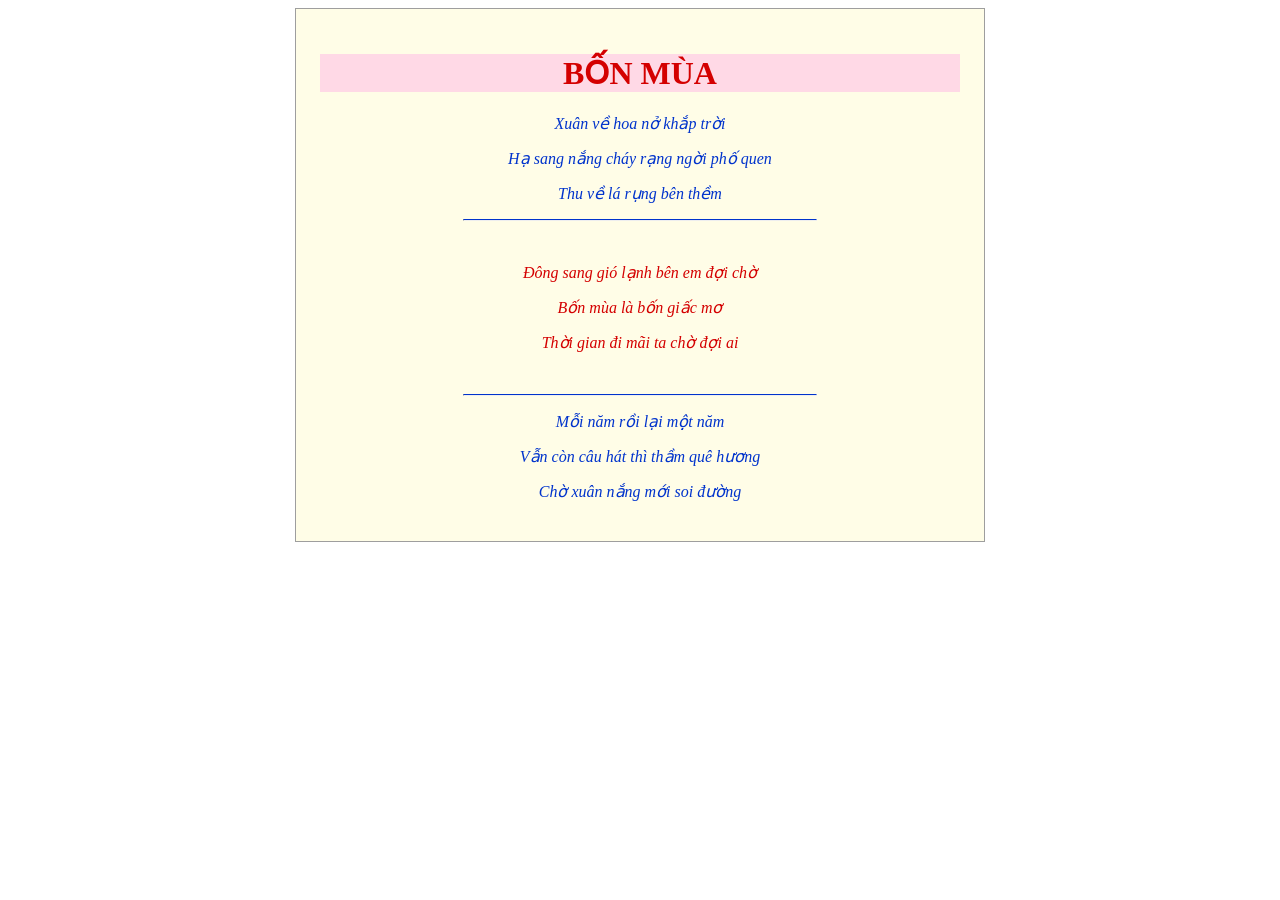
<file: ex01/index.html>
<!DOCTYPE html>
<html lang="en">

<head>
    <meta charset="UTF-8">
    <meta name="viewport" content="width=device-width, initial-scale=1.0">
    <title>Document</title>
    <link rel = "stylesheet" href ="css/style.css"> 
</head>

<body>
    <div class="article">
        <h1 id="header">BỐN MÙA</h1>
        <div class="blue_paragrahps">
            <p>Xuân về hoa nở khắp trời</p>
            <p>Hạ sang nắng cháy rạng ngời phố quen</p>
            <p>Thu về lá rụng bên thềm</p>
        </div>
        <hr>
        <div class="red_paragrahps">
            <br>
                <p>Đông sang gió lạnh bên em đợi chờ</p>
                <p>Bốn mùa là bốn giấc mơ</p>
                <p>Thời gian đi mãi ta chờ đợi ai</p>
            </br>
        </div>
        <hr>
        <div class="blue_paragrahps">
            <p>Mỗi năm rồi lại một năm</p>
            <p>Vẫn còn câu hát thì thầm quê hương</p>
            <p>Chờ xuân nắng mới soi đường</p>
        </div>
    </div>
</body>



</html>
</file>
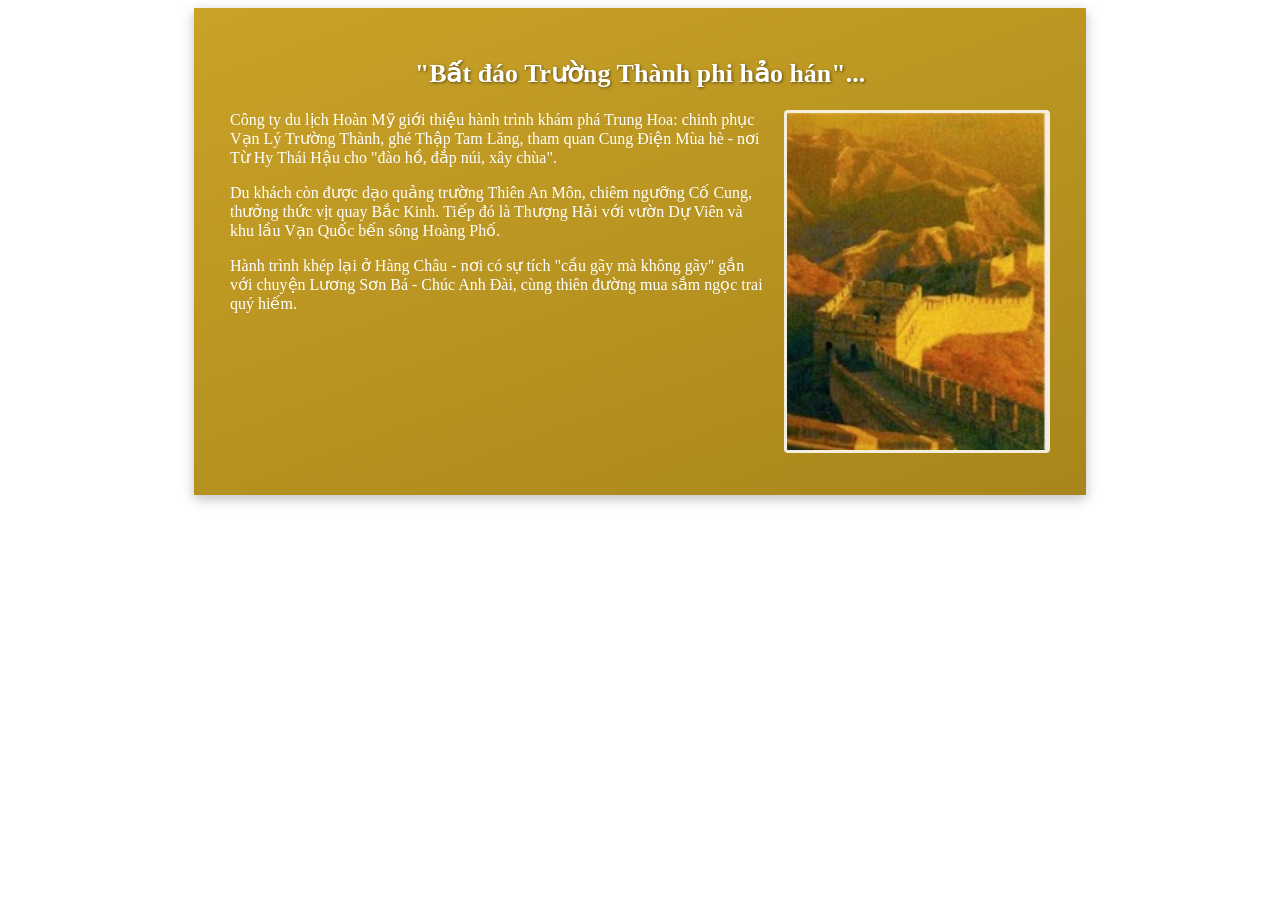
<file: ex02/index.html>
<!DOCTYPE html>
<html lang="vi">

<head>
    <meta charset="UTF-8">
    <meta name="viewport" content="width=device-width, initial-scale=1.0">
    <title>Document</title>
    <link rel="stylesheet" href="css/style.css">
</head>

<body>
    <article class="banner">
        
        <h1>"Bất đáo Trường Thành phi hảo hán"...</h1>
        <img class="anh-noi" src="images/great_wall.jpg" alt="Vạn Lý Trường Thành">
        <p>Công ty du lịch Hoàn Mỹ giới thiệu hành trình khám phá Trung Hoa: chinh
            phục Vạn Lý Trường Thành, ghé Thập Tam Lăng, tham quan Cung Điện
            Mùa hè - nơi Từ Hy Thái Hậu cho "đào hồ, đắp núi, xây chùa".
        </p>
        <p>Du khách còn được dạo quảng trường Thiên An Môn, chiêm ngưỡng Cố Cung,
            thưởng thức vịt quay Bắc Kinh. Tiếp đó là Thượng Hải với vườn Dự Viên và
            khu lầu Vạn Quốc bến sông Hoàng Phố.
        </p>
        <p>Hành trình khép lại ở Hàng Châu - nơi có sự tích "cầu gãy mà không gãy"
            gắn với chuyện Lương Sơn Bá - Chúc Anh Đài, cùng thiên đường mua sắm
            ngọc trai quý hiếm.
        </p>
    </article>
</body>

</html>
</file>
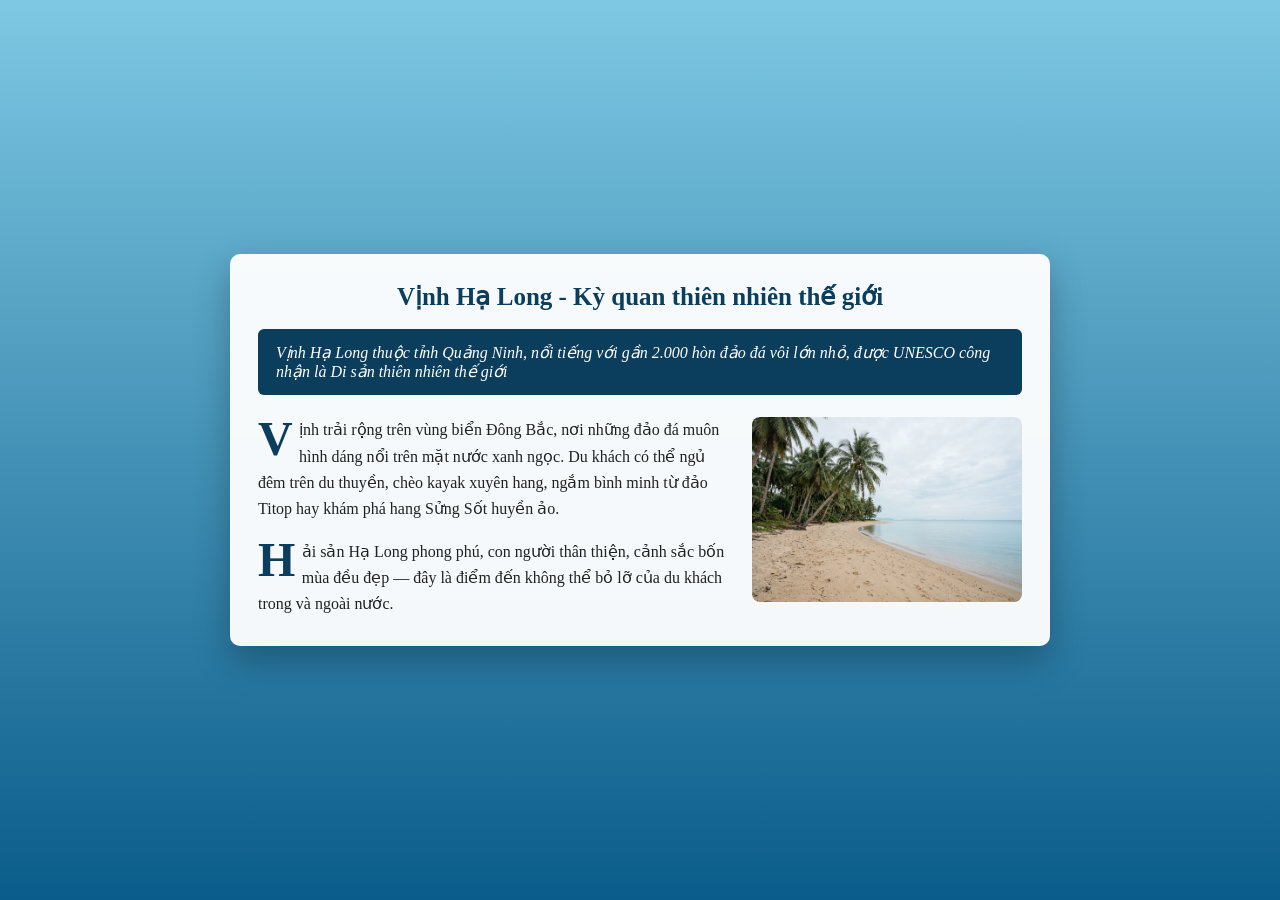
<file: ex03/index.html>
<!DOCTYPE html>
<html lang="en">
<head>
    <meta charset="UTF-8">
    <meta name="viewport" content="width=device-width, initial-scale=1.0">
    <title>Vịnh Hạ Long – Kỳ quan thiên nhiên thế giới</title>
    <link rel="stylesheet" href="css/style.css">
</head>
<body>
    <article class="bai-viet">
        <h1 class="tieu-de">Vịnh Hạ Long - Kỳ quan thiên nhiên thế giới</h1>

        <p class="sapo">
            Vịnh Hạ Long thuộc tỉnh Quảng Ninh, nổi tiếng với gần 2.000
            hòn đảo đá vôi lớn nhỏ, được UNESCO công nhận là Di sản thiên nhiên thế giới
        </p>

        <div class="noi-dung">
            <div class="van-ban">
                <p class="than-bai">
                    Vịnh trải rộng trên vùng biển Đông Bắc, nơi những đảo đá muôn hình dáng nổi trên
                    mặt nước xanh ngọc. Du khách có thể ngủ đêm trên du thuyền, chèo kayak xuyên hang,
                    ngắm bình minh từ đảo Titop hay khám phá hang Sửng Sốt huyền ảo.
                </p>

                <p class="than-bai">
                    Hải sản Hạ Long phong phú, con người thân thiện, cảnh sắc bốn mùa đều đẹp — đây
                    là điểm đến không thể bỏ lỡ của du khách trong và ngoài nước.
                </p>
            </div>

            <img class="anh-minh-hoa" src="images/vinh-ha-long.jpg" alt="Bãi biển và hàng dừa ven biển">
        </div>
    </article>
</body>
</html>
</file>
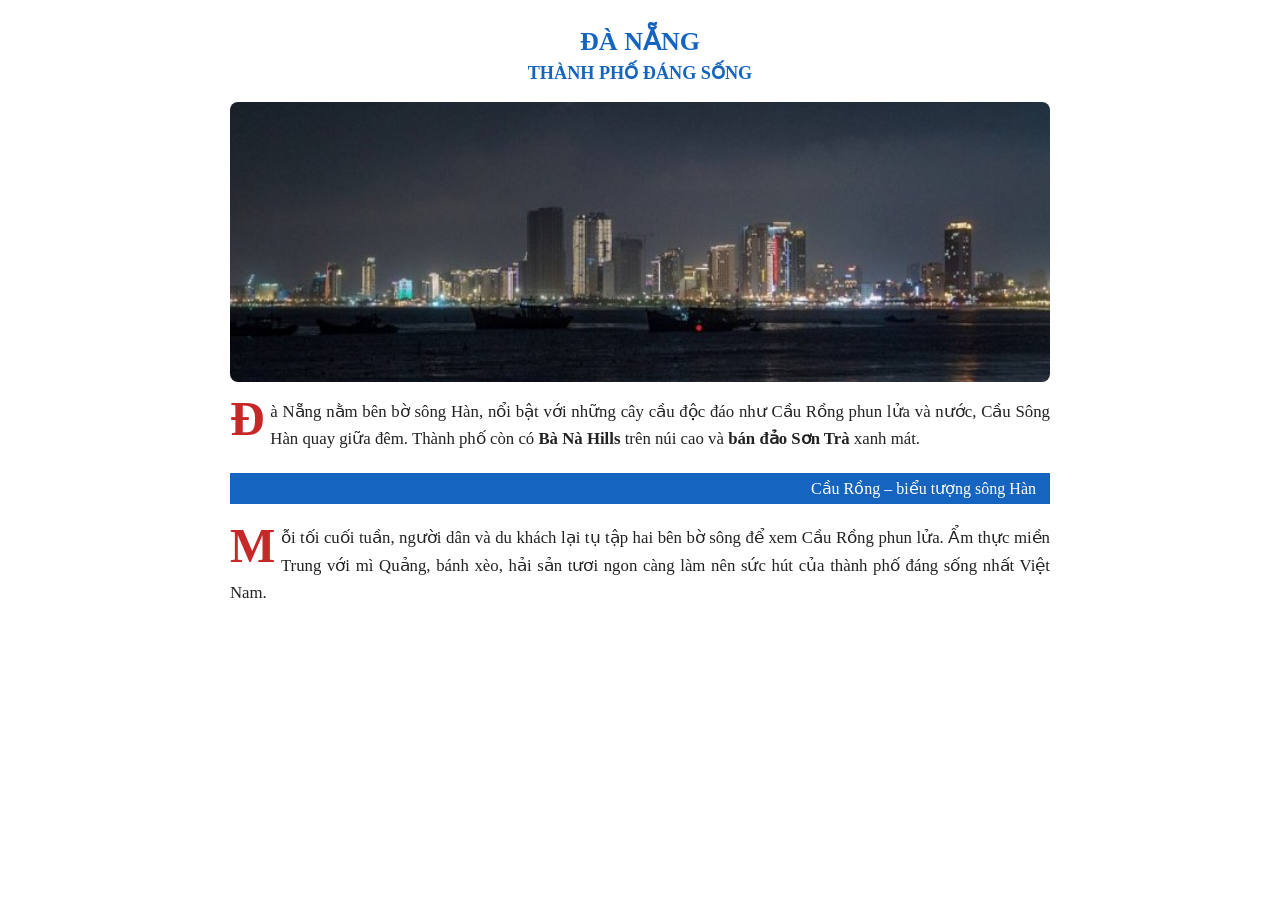
<file: ex04/index.html>
<!DOCTYPE html>
<html lang="vi">
<head>
    <meta charset="UTF-8">
    <meta name="viewport" content="width=device-width, initial-scale=1.0">
    <title>Đà Nẵng – Thành phố đáng sống</title>
    <link rel="stylesheet" href="css/style.css">
</head>
<body>
    <main class="container">
        <article class="article">
            <header class="article-header">
                <h1>Đà Nẵng <span>Thành phố đáng sống</span></h1>
            </header>

            <img src="images/da-nang.jpg" alt="Toàn cảnh thành phố Đà Nẵng về đêm bên bờ sông Hàn" class="banner-image">

            <p>Đà Nẵng nằm bên bờ sông Hàn, nổi bật với những cây cầu độc đáo như Cầu Rồng phun lửa và nước, Cầu Sông Hàn quay giữa đêm. Thành phố còn có <strong>Bà Nà Hills</strong> trên núi cao và <strong>bán đảo Sơn Trà</strong> xanh mát.</p>

            <h2 class="sub-heading">Cầu Rồng – biểu tượng sông Hàn</h2>

            <p>Mỗi tối cuối tuần, người dân và du khách lại tụ tập hai bên bờ sông để xem Cầu Rồng phun lửa. Ẩm thực miền Trung với mì Quảng, bánh xèo, hải sản tươi ngon càng làm nên sức hút của thành phố đáng sống nhất Việt Nam.</p>
        </article>
    </main>
</body>
</html>
</file>
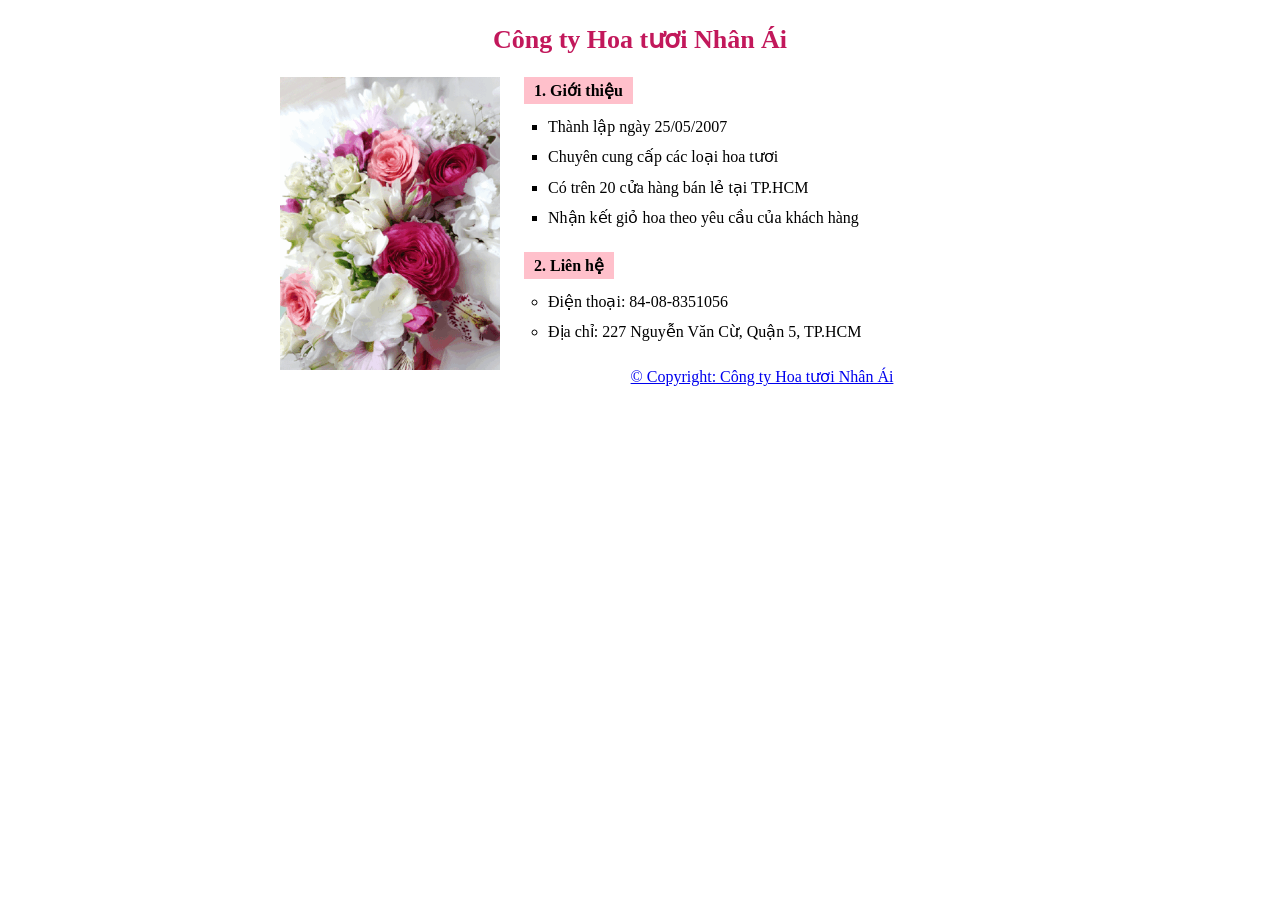
<file: ex05/index.html>
<!DOCTYPE html>
<html lang="vi">
<head>
    <meta charset="UTF-8">
    <meta name="viewport" content="width=device-width, initial-scale=1.0">
    <link rel="stylesheet" href="css/style.css">
    <title>Công ty Hoa tươi Nhân Ái</title>
</head>
<body>
    <main class="container">
        <h1>Công ty Hoa tươi Nhân Ái</h1>

        <div class="bo-cuc-2-cot">
            <div class="cot-trai">
                <img src="images/Rose.gif" alt="Hoa hồng Công ty Hoa tươi Nhân Ái" class="anh-hoa">
            </div>

            <div class="cot-phai">
                <h2 class="nhan-muc">1. Giới thiệu</h2>
                <ul class="ds-vuong">
                    <li>Thành lập ngày 25/05/2007</li>
                    <li>Chuyên cung cấp các loại hoa tươi</li>
                    <li>Có trên 20 cửa hàng bán lẻ tại TP.HCM</li>
                    <li>Nhận kết giỏ hoa theo yêu cầu của khách hàng</li>
                </ul>

                <h2 class="nhan-muc">2. Liên hệ</h2>
                <ul class="ds-tron">
                    <li>Điện thoại: 84-08-8351056</li>
                    <li>Địa chỉ: 227 Nguyễn Văn Cừ, Quận 5, TP.HCM</li>
                </ul>

                <p class="ban-quyen">&copy; Copyright: Công ty Hoa tươi Nhân Ái</p>
            </div>
        </div>
    </main>
</body>
</html>
</file>
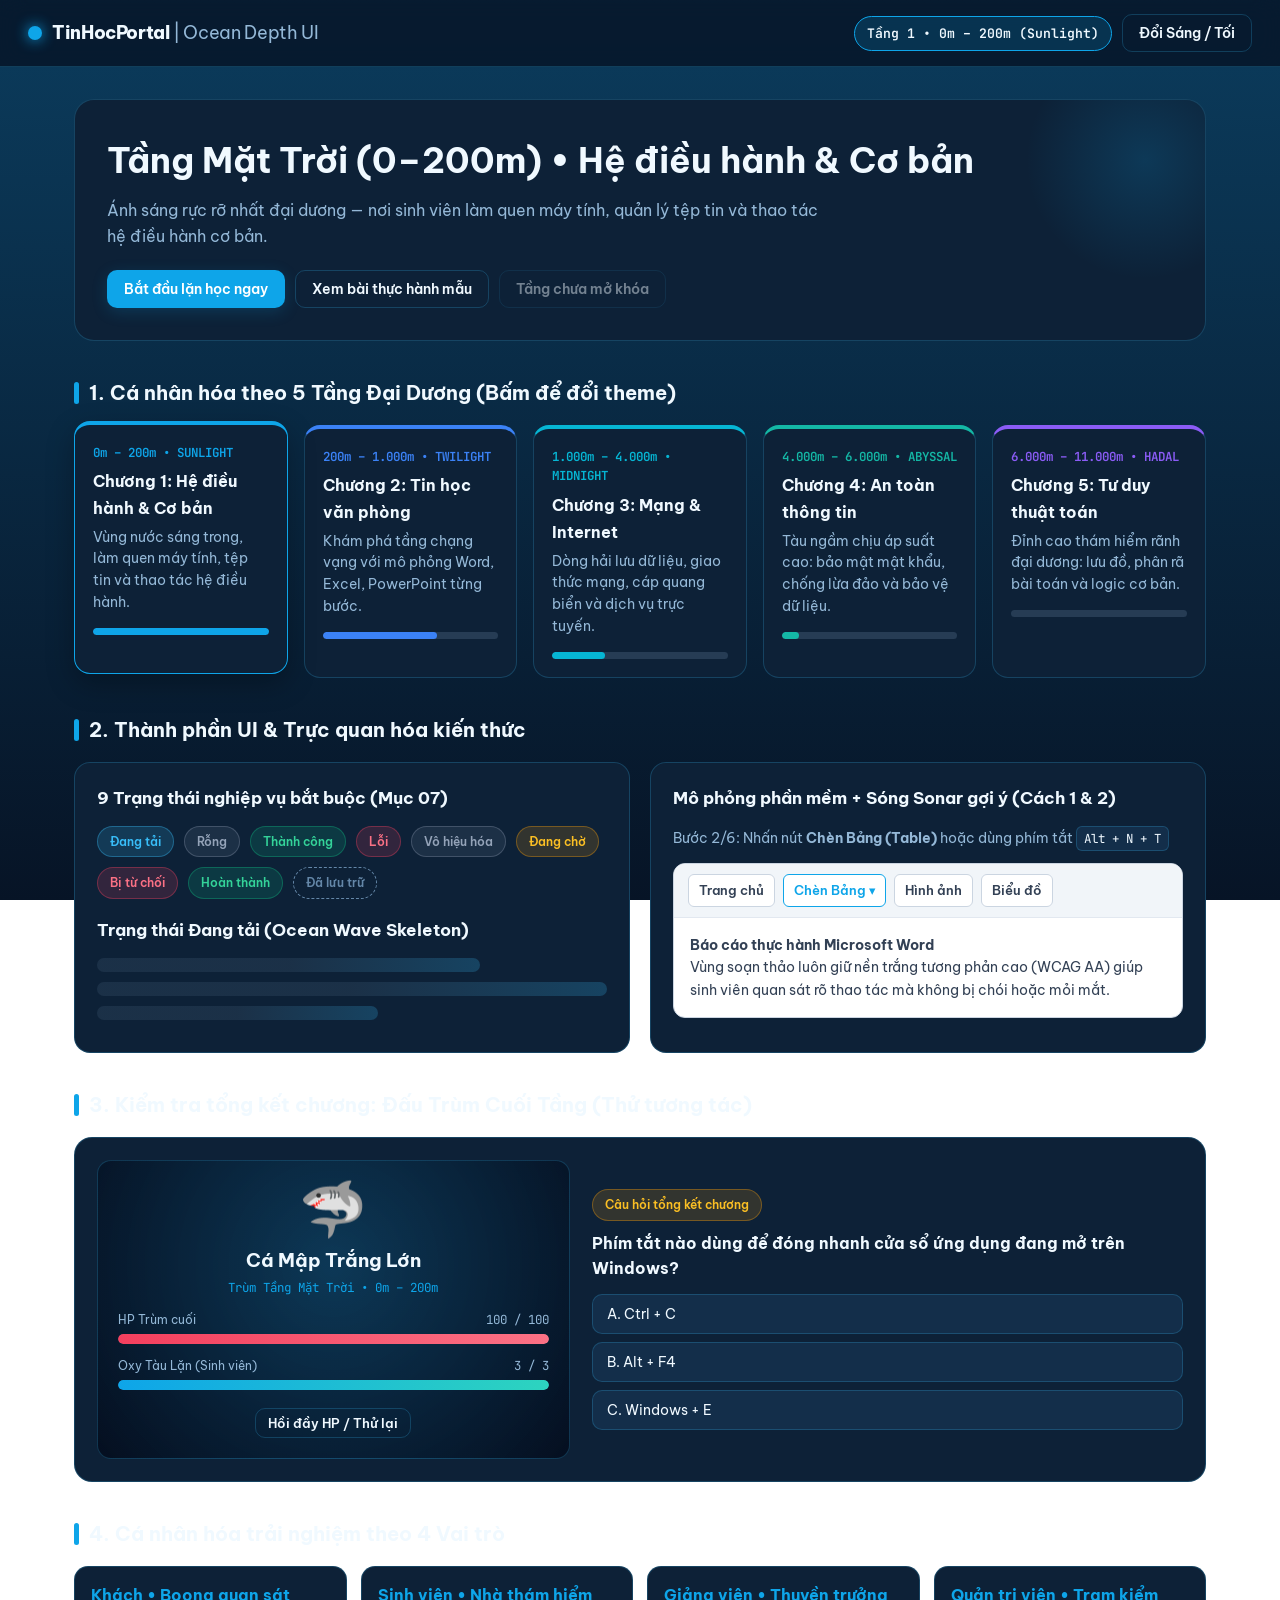
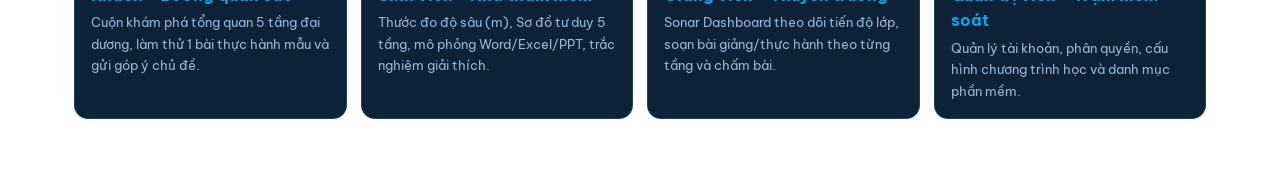
<file: Bai_tap_lon/design/ocean-preview.html>
<!DOCTYPE html>
<html lang="vi">
<head>
  <meta charset="UTF-8" />
  <meta name="viewport" content="width=device-width, initial-scale=1.0" />
  <title>TinHocPortal – Ocean Depth Design System Preview</title>
  <link rel="preconnect" href="https://fonts.googleapis.com" />
  <link rel="preconnect" href="https://fonts.gstatic.com" crossorigin />
  <link href="https://fonts.googleapis.com/css2?family=Be+Vietnam+Pro:wght@400;500;600;700;800&family=JetBrains+Mono:wght@500;600&display=swap" rel="stylesheet" />
  <style>
    :root {
      --bg-abyss: #020817;
      --bg-deep: #071426;
      --bg-surface: #0d2137;
      --bg-surface-2: #132e4a;
      --border-ocean: rgba(56, 189, 248, 0.22);
      --text-primary: #f0f9ff;
      --text-secondary: #94b8d7;
      --text-muted: #6487a8;

      /* Active zone theme (dynamic via JS) */
      --accent: #0ea5e9;
      --accent-soft: rgba(14, 165, 233, 0.16);
      --zone-bg: linear-gradient(180deg, #0b3c5d 0%, #071426 100%);

      /* 5 Ocean Zones */
      --zone-1: #0ea5e9;
      --zone-2: #3b82f6;
      --zone-3: #06b6d4;
      --zone-4: #14b8a6;
      --zone-5: #8b5cf6;

      /* Status colors */
      --success: #10b981;
      --warning: #f59e0b;
      --danger: #f43f5e;
      --disabled: #475569;
    }

    body.light-mode {
      --bg-abyss: #e0f2fe;
      --bg-deep: #f0f9ff;
      --bg-surface: #ffffff;
      --bg-surface-2: #e6f4fe;
      --border-ocean: rgba(2, 132, 199, 0.2);
      --text-primary: #0c2d48;
      --text-secondary: #335c81;
      --text-muted: #64748b;
      --zone-bg: linear-gradient(180deg, #bae6fd 0%, #f0f9ff 100%);
    }

    * { box-sizing: border-box; margin: 0; padding: 0; }

    body {
      font-family: 'Be Vietnam Pro', system-ui, sans-serif;
      background: var(--zone-bg);
      background-attachment: fixed;
      color: var(--text-primary);
      line-height: 1.6;
      min-height: 100vh;
      transition: background 0.4s ease, color 0.3s ease;
    }

    .mono { font-family: 'JetBrains Mono', monospace; }

    /* Top Navigation */
    .topbar {
      position: sticky;
      top: 0;
      z-index: 50;
      display: flex;
      justify-content: space-between;
      align-items: center;
      gap: 16px;
      padding: 14px 28px;
      background: rgba(7, 20, 38, 0.82);
      backdrop-filter: blur(12px);
      border-bottom: 1px solid var(--border-ocean);
    }
    body.light-mode .topbar { background: rgba(255, 255, 255, 0.86); }

    .brand {
      display: flex;
      align-items: center;
      gap: 10px;
      font-weight: 800;
      font-size: 1.15rem;
      letter-spacing: -0.02em;
    }
    .brand-dot {
      width: 14px;
      height: 14px;
      border-radius: 50%;
      background: var(--accent);
      box-shadow: 0 0 14px var(--accent);
    }

    .top-actions { display: flex; align-items: center; gap: 10px; flex-wrap: wrap; }

    .depth-pill {
      padding: 6px 12px;
      border-radius: 999px;
      background: var(--accent-soft);
      border: 1px solid var(--accent);
      color: var(--text-primary);
      font-size: 0.82rem;
      font-weight: 600;
    }

    .btn {
      display: inline-flex;
      align-items: center;
      gap: 8px;
      padding: 9px 16px;
      border-radius: 10px;
      border: 1px solid transparent;
      font-family: inherit;
      font-size: 0.9rem;
      font-weight: 600;
      cursor: pointer;
      transition: transform 0.15s ease, box-shadow 0.2s ease, opacity 0.2s ease;
    }
    .btn:hover:not(:disabled) { transform: translateY(-1px); }
    .btn-primary {
      background: var(--accent);
      color: #ffffff;
      box-shadow: 0 4px 16px var(--accent-soft);
    }
    .btn-outline {
      background: transparent;
      border-color: var(--border-ocean);
      color: var(--text-primary);
    }
    .btn-danger { background: var(--danger); color: #fff; }
    .btn:disabled { opacity: 0.45; cursor: not-allowed; }

    /* Main container */
    .container {
      max-width: 1180px;
      margin: 0 auto;
      padding: 32px 24px 64px;
    }

    .hero {
      padding: 32px;
      border-radius: 20px;
      background: var(--bg-surface);
      border: 1px solid var(--border-ocean);
      margin-bottom: 32px;
      position: relative;
      overflow: hidden;
    }
    .hero::after {
      content: "";
      position: absolute;
      right: -60px;
      top: -60px;
      width: 240px;
      height: 240px;
      border-radius: 50%;
      background: radial-gradient(circle, var(--accent-soft) 0%, transparent 70%);
      pointer-events: none;
    }
    .hero h1 { font-size: clamp(1.5rem, 3vw, 2.2rem); margin-bottom: 10px; }
    .hero p { color: var(--text-secondary); max-width: 720px; margin-bottom: 20px; }

    .section-title {
      font-size: 1.25rem;
      font-weight: 700;
      margin: 36px 0 16px;
      display: flex;
      align-items: center;
      gap: 10px;
    }
    .section-title span.bar {
      width: 5px;
      height: 22px;
      border-radius: 99px;
      background: var(--accent);
    }

    /* 5 Ocean Zones Interactive Map */
    .zones-grid {
      display: grid;
      grid-template-columns: repeat(auto-fit, minmax(210px, 1fr));
      gap: 16px;
    }
    .zone-card {
      background: var(--bg-surface);
      border: 1px solid var(--border-ocean);
      border-top: 4px solid var(--card-accent);
      border-radius: 16px;
      padding: 18px;
      cursor: pointer;
      transition: transform 0.2s ease, box-shadow 0.2s ease, border-color 0.2s ease;
    }
    .zone-card:hover, .zone-card.active {
      transform: translateY(-4px);
      box-shadow: 0 10px 28px rgba(0, 0, 0, 0.28);
      border-color: var(--card-accent);
    }
    .zone-depth {
      font-size: 0.78rem;
      font-weight: 600;
      color: var(--card-accent);
      margin-bottom: 6px;
    }
    .zone-card h3 { font-size: 1.02rem; margin-bottom: 6px; }
    .zone-card p { font-size: 0.85rem; color: var(--text-secondary); margin-bottom: 14px; }
    .progress-track {
      height: 7px;
      border-radius: 99px;
      background: rgba(148, 184, 215, 0.18);
      overflow: hidden;
    }
    .progress-fill {
      height: 100%;
      border-radius: 99px;
      background: var(--card-accent);
    }

    /* Two column layout for components & preview */
    .grid-2 {
      display: grid;
      grid-template-columns: repeat(auto-fit, minmax(320px, 1fr));
      gap: 20px;
    }

    .panel {
      background: var(--bg-surface);
      border: 1px solid var(--border-ocean);
      border-radius: 16px;
      padding: 22px;
    }
    .panel h3 { font-size: 1.05rem; margin-bottom: 14px; }

    /* Badges for 9 required states */
    .badge-list { display: flex; flex-wrap: wrap; gap: 10px; margin-bottom: 18px; }
    .badge {
      padding: 5px 12px;
      border-radius: 999px;
      font-size: 0.78rem;
      font-weight: 600;
      border: 1px solid transparent;
    }
    .b-success { background: rgba(16, 185, 129, 0.16); color: #34d399; border-color: rgba(16, 185, 129, 0.35); }
    .b-warning { background: rgba(245, 158, 11, 0.16); color: #fbbf24; border-color: rgba(245, 158, 11, 0.35); }
    .b-danger  { background: rgba(244, 63, 94, 0.16);  color: #fb7185; border-color: rgba(244, 63, 94, 0.35); }
    .b-info    { background: rgba(56, 189, 248, 0.16); color: #38bdf8; border-color: rgba(56, 189, 248, 0.35); }
    .b-muted   { background: rgba(100, 116, 139, 0.18); color: #94a3b8; border-color: rgba(148, 163, 184, 0.3); }
    .b-archive { background: transparent; color: var(--text-muted); border: 1px dashed var(--text-muted); }

    body.light-mode .b-success { color: #047857; }
    body.light-mode .b-warning { color: #b45309; }
    body.light-mode .b-danger  { color: #be123c; }
    body.light-mode .b-info    { color: #0369a1; }

    /* Sonar Pulse Mockup (Teaching Method 1 & 2) */
    .word-mockup {
      background: #ffffff;
      color: #0f172a;
      border-radius: 12px;
      overflow: hidden;
      border: 1px solid #cbd5e1;
    }
    .word-ribbon {
      background: #f1f5f9;
      padding: 10px 14px;
      display: flex;
      gap: 8px;
      align-items: center;
      border-bottom: 1px solid #e2e8f0;
      flex-wrap: wrap;
    }
    .ribbon-btn {
      position: relative;
      padding: 5px 10px;
      border-radius: 6px;
      border: 1px solid #cbd5e1;
      background: #fff;
      font-size: 0.8rem;
      font-weight: 600;
      color: #334155;
    }
    .ribbon-btn.sonar-target {
      border-color: var(--accent);
      color: var(--accent);
      box-shadow: 0 0 0 0 var(--accent);
      animation: sonarPulse 1.8s infinite;
    }
    @keyframes sonarPulse {
      0% { box-shadow: 0 0 0 0 rgba(14, 165, 233, 0.55); }
      70% { box-shadow: 0 0 0 12px rgba(14, 165, 233, 0); }
      100% { box-shadow: 0 0 0 0 rgba(14, 165, 233, 0); }
    }
    .word-doc {
      padding: 16px;
      font-size: 0.88rem;
      color: #334155;
    }
    .kbd {
      display: inline-block;
      padding: 2px 7px;
      border-radius: 6px;
      background: var(--bg-surface-2);
      border: 1px solid var(--border-ocean);
      color: var(--text-primary);
      font-size: 0.78rem;
    }

    /* Loading skeleton */
    .skeleton {
      height: 14px;
      border-radius: 8px;
      background: linear-gradient(90deg, rgba(148,184,215,0.1) 25%, rgba(56,189,248,0.22) 50%, rgba(148,184,215,0.1) 75%);
      background-size: 200% 100%;
      animation: wave 1.6s infinite linear;
      margin-bottom: 10px;
    }
    @keyframes wave {
      0% { background-position: 200% 0; }
      100% { background-position: -200% 0; }
    }

    /* Roles strip */
    .roles-grid {
      display: grid;
      grid-template-columns: repeat(auto-fit, minmax(230px, 1fr));
      gap: 14px;
    }
    .role-card {
      background: var(--bg-surface);
      border: 1px solid var(--border-ocean);
      border-radius: 14px;
      padding: 16px;
    }
    .role-card strong { display: block; margin-bottom: 4px; color: var(--accent); }
    .role-card p { font-size: 0.84rem; color: var(--text-secondary); }

    /* Boss Battle Preview */
    .boss-arena {
      background: var(--bg-surface);
      border: 1px solid var(--border-ocean);
      border-radius: 18px;
      padding: 22px;
      display: grid;
      grid-template-columns: 1fr 1.25fr;
      gap: 22px;
      align-items: center;
    }
    @media (max-width: 780px) {
      .boss-arena { grid-template-columns: 1fr; }
    }
    .boss-stage {
      background: radial-gradient(circle at 50% 35%, var(--accent-soft), rgba(2, 8, 23, 0.72));
      border: 1px solid var(--border-ocean);
      border-radius: 14px;
      padding: 20px;
      text-align: center;
    }
    .boss-avatar {
      font-size: 3.4rem;
      line-height: 1;
      margin-bottom: 10px;
      display: inline-block;
      transition: transform 0.2s ease;
    }
    .boss-avatar.hit { animation: bossShake 0.35s ease; }
    @keyframes bossShake {
      0%, 100% { transform: translateX(0); }
      25% { transform: translateX(-8px) rotate(-4deg); }
      75% { transform: translateX(8px) rotate(4deg); }
    }
    .hp-bar-wrap { margin: 12px 0 6px; text-align: left; }
    .hp-label {
      display: flex;
      justify-content: space-between;
      font-size: 0.78rem;
      color: var(--text-secondary);
      margin-bottom: 4px;
    }
    .hp-track {
      height: 10px;
      border-radius: 99px;
      background: rgba(148, 184, 215, 0.16);
      overflow: hidden;
    }
    .hp-fill {
      height: 100%;
      border-radius: 99px;
      background: linear-gradient(90deg, #f43f5e, #fb7185);
      transition: width 0.35s ease;
    }
    .oxy-fill {
      height: 100%;
      border-radius: 99px;
      background: linear-gradient(90deg, #0ea5e9, #2dd4bf);
      transition: width 0.35s ease;
    }
    .quiz-options {
      display: grid;
      gap: 8px;
      margin-top: 12px;
    }
    .quiz-opt {
      text-align: left;
      padding: 10px 14px;
      border-radius: 10px;
      border: 1px solid var(--border-ocean);
      background: var(--bg-surface-2);
      color: var(--text-primary);
      font-family: inherit;
      font-size: 0.88rem;
      cursor: pointer;
      transition: border-color 0.2s ease, background 0.2s ease;
    }
    .quiz-opt:hover { border-color: var(--accent); }
    .boss-feedback {
      margin-top: 12px;
      padding: 10px 12px;
      border-radius: 10px;
      font-size: 0.84rem;
      display: none;
    }
    .boss-feedback.show { display: block; }
    .boss-feedback.ok { background: rgba(16, 185, 129, 0.16); border: 1px solid rgba(16, 185, 129, 0.4); }
    .boss-feedback.err { background: rgba(244, 63, 94, 0.16); border: 1px solid rgba(244, 63, 94, 0.4); }
  </style>
</head>
<body>
  <header class="topbar">
    <div class="brand">
      <span class="brand-dot"></span>
      <span>TinHocPortal <span style="font-weight:400; color: var(--text-secondary);">| Ocean Depth UI</span></span>
    </div>
    <div class="top-actions">
      <span id="currentDepthPill" class="depth-pill mono">Tầng 1 • 0m – 200m</span>
      <button id="toggleThemeBtn" class="btn btn-outline" type="button">Đổi Sáng / Tối</button>
    </div>
  </header>

  <main class="container">
    <section class="hero">
      <h1 id="heroTitle">Khám phá Tin học đại cương qua 5 Tầng Đại Dương</h1>
      <p id="heroDesc">
        Bấm vào từng tầng đại dương bên dưới để xem giao diện tự động cá nhân hóa màu sắc, độ sâu và chủ đề chương học. Đây là bản xem trước Design System chuẩn trước khi đưa lên Figma/Canva và code các màn hình.
      </p>
      <div style="display:flex; gap:10px; flex-wrap:wrap;">
        <button class="btn btn-primary" type="button">Bắt đầu lặn học ngay</button>
        <button class="btn btn-outline" type="button">Xem bài thực hành mẫu</button>
        <button class="btn btn-outline" type="button" disabled>Tầng chưa mở khóa</button>
      </div>
    </section>

    <h2 class="section-title"><span class="bar"></span>1. Cá nhân hóa theo 5 Tầng Đại Dương (Bấm để đổi theme)</h2>
    <section class="zones-grid" id="zonesGrid">
      <article class="zone-card active" style="--card-accent: var(--zone-1);" data-zone="1">
        <div class="zone-depth mono">0m – 200m • SUNLIGHT</div>
        <h3>Chương 1: Hệ điều hành & Cơ bản</h3>
        <p>Vùng nước sáng trong, làm quen máy tính, tệp tin và thao tác hệ điều hành.</p>
        <div class="progress-track"><div class="progress-fill" style="width: 100%;"></div></div>
      </article>

      <article class="zone-card" style="--card-accent: var(--zone-2);" data-zone="2">
        <div class="zone-depth mono">200m – 1.000m • TWILIGHT</div>
        <h3>Chương 2: Tin học văn phòng</h3>
        <p>Khám phá tầng chạng vạng với mô phỏng Word, Excel, PowerPoint từng bước.</p>
        <div class="progress-track"><div class="progress-fill" style="width: 65%;"></div></div>
      </article>

      <article class="zone-card" style="--card-accent: var(--zone-3);" data-zone="3">
        <div class="zone-depth mono">1.000m – 4.000m • MIDNIGHT</div>
        <h3>Chương 3: Mạng & Internet</h3>
        <p>Dòng hải lưu dữ liệu, giao thức mạng, cáp quang biển và dịch vụ trực tuyến.</p>
        <div class="progress-track"><div class="progress-fill" style="width: 30%;"></div></div>
      </article>

      <article class="zone-card" style="--card-accent: var(--zone-4);" data-zone="4">
        <div class="zone-depth mono">4.000m – 6.000m • ABYSSAL</div>
        <h3>Chương 4: An toàn thông tin</h3>
        <p>Tàu ngầm chịu áp suất cao: bảo mật mật khẩu, chống lừa đảo và bảo vệ dữ liệu.</p>
        <div class="progress-track"><div class="progress-fill" style="width: 10%;"></div></div>
      </article>

      <article class="zone-card" style="--card-accent: var(--zone-5);" data-zone="5">
        <div class="zone-depth mono">6.000m – 11.000m • HADAL</div>
        <h3>Chương 5: Tư duy thuật toán</h3>
        <p>Đỉnh cao thám hiểm rãnh đại dương: lưu đồ, phân rã bài toán và logic cơ bản.</p>
        <div class="progress-track"><div class="progress-fill" style="width: 0%;"></div></div>
      </article>
    </section>

    <h2 class="section-title"><span class="bar"></span>2. Thành phần UI & Trực quan hóa kiến thức</h2>
    <section class="grid-2">
      <div class="panel">
        <h3>9 Trạng thái nghiệp vụ bắt buộc (Mục 07)</h3>
        <div class="badge-list">
          <span class="badge b-info">Đang tải</span>
          <span class="badge b-muted">Rỗng</span>
          <span class="badge b-success">Thành công</span>
          <span class="badge b-danger">Lỗi</span>
          <span class="badge b-muted">Vô hiệu hóa</span>
          <span class="badge b-warning">Đang chờ</span>
          <span class="badge b-danger">Bị từ chối</span>
          <span class="badge b-success">Hoàn thành</span>
          <span class="badge b-archive">Đã lưu trữ</span>
        </div>

        <h3 style="margin-top: 18px;">Trạng thái Đang tải (Ocean Wave Skeleton)</h3>
        <div class="skeleton" style="width: 75%;"></div>
        <div class="skeleton" style="width: 100%;"></div>
        <div class="skeleton" style="width: 55%;"></div>
      </div>

      <div class="panel">
        <h3>Mô phỏng phần mềm + Sóng Sonar gợi ý (Cách 1 & 2)</h3>
        <p style="font-size:0.85rem; color:var(--text-secondary); margin-bottom:12px;">
          Bước 2/6: Nhấn nút <strong>Chèn Bảng (Table)</strong> hoặc dùng phím tắt <span class="kbd mono">Alt + N + T</span>
        </p>
        <div class="word-mockup">
          <div class="word-ribbon">
            <span class="ribbon-btn">Trang chủ</span>
            <span class="ribbon-btn sonar-target">Chèn Bảng ▾</span>
            <span class="ribbon-btn">Hình ảnh</span>
            <span class="ribbon-btn">Biểu đồ</span>
          </div>
          <div class="word-doc">
            <strong>Báo cáo thực hành Microsoft Word</strong><br />
            Vùng soạn thảo luôn giữ nền trắng tương phản cao (WCAG AA) giúp sinh viên quan sát rõ thao tác mà không bị chói hoặc mỏi mắt.
          </div>
        </div>
      </div>
    </section>

    <h2 class="section-title"><span class="bar"></span>3. Kiểm tra tổng kết chương: Đấu Trùm Cuối Tầng (Thử tương tác)</h2>
    <section class="boss-arena">
      <div class="boss-stage">
        <div id="bossAvatar" class="boss-avatar">🦈</div>
        <h3 id="bossName">Cá Mập Trắng Lớn</h3>
        <p id="bossSub" class="mono" style="font-size:0.78rem; color:var(--accent); margin-top:2px;">Trùm Tầng Mặt Trời • 0m – 200m</p>

        <div class="hp-bar-wrap">
          <div class="hp-label"><span>HP Trùm cuối</span><span id="bossHpText" class="mono">100 / 100</span></div>
          <div class="hp-track"><div id="bossHpBar" class="hp-fill" style="width: 100%;"></div></div>
        </div>

        <div class="hp-bar-wrap">
          <div class="hp-label"><span>Oxy Tàu Lặn (Sinh viên)</span><span id="oxyText" class="mono">3 / 3</span></div>
          <div class="hp-track"><div id="oxyBar" class="oxy-fill" style="width: 100%;"></div></div>
        </div>

        <button id="resetBossBtn" class="btn btn-outline" type="button" style="margin-top:12px; font-size:0.8rem; padding:6px 12px;">Hồi đầy HP / Thử lại</button>
      </div>

      <div>
        <span class="badge b-warning" style="margin-bottom:10px; display:inline-block;">Câu hỏi tổng kết chương</span>
        <h3 id="bossQuestion" style="font-size:1rem; margin-bottom:6px;">Phím tắt nào dùng để đóng nhanh cửa sổ ứng dụng đang mở trên Windows?</h3>
        <div class="quiz-options" id="bossOptions"></div>
        <div id="bossFeedback" class="boss-feedback"></div>
      </div>
    </section>

    <h2 class="section-title"><span class="bar"></span>4. Cá nhân hóa trải nghiệm theo 4 Vai trò</h2>
    <section class="roles-grid">
      <div class="role-card">
        <strong>Khách • Boong quan sát</strong>
        <p>Cuộn khám phá tổng quan 5 tầng đại dương, làm thử 1 bài thực hành mẫu và gửi góp ý chủ đề.</p>
      </div>
      <div class="role-card">
        <strong>Sinh viên • Nhà thám hiểm</strong>
        <p>Thước đo độ sâu (m), Sơ đồ tư duy 5 tầng, mô phỏng Word/Excel/PPT, trắc nghiệm giải thích.</p>
      </div>
      <div class="role-card">
        <strong>Giảng viên • Thuyền trưởng</strong>
        <p>Sonar Dashboard theo dõi tiến độ lớp, soạn bài giảng/thực hành theo từng tầng và chấm bài.</p>
      </div>
      <div class="role-card">
        <strong>Quản trị viên • Trạm kiểm soát</strong>
        <p>Quản lý tài khoản, phân quyền, cấu hình chương trình học và danh mục phần mềm.</p>
      </div>
    </section>
  </main>

  <script>
    const ZONES = {
      1: {
        pill: 'Tầng 1 • 0m – 200m (Sunlight)',
        accent: '#0ea5e9',
        soft: 'rgba(14, 165, 233, 0.18)',
        bgDark: 'linear-gradient(180deg, #0b3c5d 0%, #071426 100%)',
        bgLight: 'linear-gradient(180deg, #bae6fd 0%, #f0f9ff 100%)',
        title: 'Tầng Mặt Trời (0–200m) • Hệ điều hành & Cơ bản',
        desc: 'Ánh sáng rực rỡ nhất đại dương — nơi sinh viên làm quen máy tính, quản lý tệp tin và thao tác hệ điều hành cơ bản.',
        boss: {
          icon: '🦈',
          name: 'Cá Mập Trắng Lớn',
          sub: 'Trùm Tầng Mặt Trời • 0m – 200m',
          q: 'Phím tắt nào dùng để đóng nhanh cửa sổ ứng dụng đang mở trên Windows?',
          opts: ['Ctrl + C', 'Alt + F4', 'Windows + E'],
          ans: 1,
          explain: 'Alt + F4 đóng nhanh cửa sổ ứng dụng hiện hành; Ctrl + C dùng để sao chép và Windows + E mở File Explorer.'
        }
      },
      2: {
        pill: 'Tầng 2 • 200m – 1.000m (Twilight)',
        accent: '#3b82f6',
        soft: 'rgba(59, 130, 246, 0.18)',
        bgDark: 'linear-gradient(180deg, #0c2d5e 0%, #061224 100%)',
        bgLight: 'linear-gradient(180deg, #bfdbfe 0%, #eff6ff 100%)',
        title: 'Tầng Chạng Vạng (200–1.000m) • Tin học văn phòng',
        desc: 'Lặn sâu hơn để làm chủ Word, Excel, PowerPoint qua các bài thực hành mô phỏng thao tác menu từng bước.',
        boss: {
          icon: '🦑',
          name: 'Mực Khổng Lồ (Giant Squid)',
          sub: 'Trùm Tầng Chạng Vạng • 200m – 1.000m',
          q: 'Trong Microsoft Excel, hàm nào dùng để tính tổng các ô từ A1 đến A10?',
          opts: ['=AVERAGE(A1:A10)', '=SUM(A1:A10)', '=COUNT(A1:A10)'],
          ans: 1,
          explain: '=SUM(A1:A10) tính tổng giá trị; AVERAGE tính trung bình cộng và COUNT đếm số ô chứa số.'
        }
      },
      3: {
        pill: 'Tầng 3 • 1.000m – 4.000m (Midnight)',
        accent: '#06b6d4',
        soft: 'rgba(6, 182, 212, 0.18)',
        bgDark: 'linear-gradient(180deg, #083344 0%, #030b17 100%)',
        bgLight: 'linear-gradient(180deg, #a5f3fc 0%, #ecfeff 100%)',
        title: 'Tầng Nửa Đêm (1.000–4.000m) • Mạng máy tính & Internet',
        desc: 'Khám phá những dòng hải lưu dữ liệu, địa chỉ IP, trình duyệt và cách thông tin di chuyển xuyên đại dương.',
        boss: {
          icon: '🐡',
          name: 'Cá Cần Câu Vực Sâu (Anglerfish)',
          sub: 'Trùm Tầng Nửa Đêm • 1.000m – 4.000m',
          q: 'Giao thức nào giúp mã hóa dữ liệu truyền giữa trình duyệt và máy chủ web?',
          opts: ['HTTP', 'HTTPS', 'FTP'],
          ans: 1,
          explain: 'HTTPS (HTTP Secure) sử dụng TLS/SSL để mã hóa dữ liệu, giúp bảo vệ thông tin khỏi bị nghe lén trên đường truyền.'
        }
      },
      4: {
        pill: 'Tầng 4 • 4.000m – 6.000m (Abyssal)',
        accent: '#14b8a6',
        soft: 'rgba(20, 184, 166, 0.18)',
        bgDark: 'linear-gradient(180deg, #042f2e 0%, #020817 100%)',
        bgLight: 'linear-gradient(180deg, #99f6e4 0%, #f0fdfa 100%)',
        title: 'Tầng Vực Thẳm (4.000–6.000m) • An toàn thông tin',
        desc: 'Khu vực áp suất cao đòi hỏi lớp giáp vững chắc: mật khẩu mạnh, nhận diện lừa đảo và bảo vệ quyền riêng tư.',
        boss: {
          icon: '🐟',
          name: 'Cá Răng Nanh Vực Thẳm (Fangtooth)',
          sub: 'Trùm Tầng Vực Thẳm • 4.000m – 6.000m',
          q: 'Hành vi giả mạo email ngân hàng để đánh cắp mật khẩu được gọi là gì?',
          opts: ['Phishing (Lừa đảo trực tuyến)', 'Defragment', 'Backup'],
          ans: 0,
          explain: 'Phishing là hình thức giả mạo tổ chức uy tín qua email/tin nhắn để lừa người dùng cung cấp mật khẩu hoặc mã OTP.'
        }
      },
      5: {
        pill: 'Tầng 5 • 6.000m – 11.000m (Hadal)',
        accent: '#8b5cf6',
        soft: 'rgba(139, 92, 246, 0.2)',
        bgDark: 'linear-gradient(180deg, #1e1b4b 0%, #020617 100%)',
        bgLight: 'linear-gradient(180deg, #ddd6fe 0%, #f5f3ff 100%)',
        title: 'Tầng Rãnh Đại Dương (>6.000m) • Tư duy thuật toán',
        desc: 'Đỉnh cao thám hiểm với ánh sáng phát quang sinh học: rèn luyện tư duy logic, lưu đồ và phân rã vấn đề.',
        boss: {
          icon: '🐉',
          name: 'Cá Ốc Rãnh Mariana (Mariana Snailfish)',
          sub: 'Trùm Rãnh Đại Dương • 6.000m – 11.000m',
          q: 'Trong lưu đồ thuật toán (Flowchart), hình thoi (Diamond) biểu thị thao tác nào?',
          opts: ['Nhập / Xuất dữ liệu', 'Kiểm tra điều kiện rẽ nhánh (Đúng/Sai)', 'Kết thúc thuật toán'],
          ans: 1,
          explain: 'Hình thoi biểu diễn khối quyết định (Decision) kiểm tra điều kiện Đúng/Sai để rẽ nhánh luồng thực thi.'
        }
      }
    };

    let activeZone = 1;
    let bossHp = 100;
    let oxy = 3;
    const root = document.documentElement;
    const pill = document.getElementById('currentDepthPill');
    const heroTitle = document.getElementById('heroTitle');
    const heroDesc = document.getElementById('heroDesc');
    const bossAvatar = document.getElementById('bossAvatar');
    const bossName = document.getElementById('bossName');
    const bossSub = document.getElementById('bossSub');
    const bossHpBar = document.getElementById('bossHpBar');
    const bossHpText = document.getElementById('bossHpText');
    const oxyBar = document.getElementById('oxyBar');
    const oxyText = document.getElementById('oxyText');
    const bossQuestion = document.getElementById('bossQuestion');
    const bossOptions = document.getElementById('bossOptions');
    const bossFeedback = document.getElementById('bossFeedback');

    function updateBossBars() {
      bossHpBar.style.width = `${bossHp}%`;
      bossHpText.textContent = `${bossHp} / 100`;
      oxyBar.style.width = `${(oxy / 3) * 100}%`;
      oxyText.textContent = `${oxy} / 3`;
    }

    function renderBoss(z) {
      bossHp = 100;
      oxy = 3;
      updateBossBars();
      bossAvatar.textContent = z.boss.icon;
      bossName.textContent = z.boss.name;
      bossSub.textContent = z.boss.sub;
      bossQuestion.textContent = z.boss.q;
      bossFeedback.className = 'boss-feedback';
      bossFeedback.textContent = '';

      bossOptions.innerHTML = '';
      z.boss.opts.forEach((opt, idx) => {
        const btn = document.createElement('button');
        btn.type = 'button';
        btn.className = 'quiz-opt';
        btn.textContent = `${String.fromCharCode(65 + idx)}. ${opt}`;
        btn.addEventListener('click', () => {
          if (idx === z.boss.ans) {
            bossHp = Math.max(0, bossHp - 50);
            bossAvatar.classList.remove('hit');
            void bossAvatar.offsetWidth;
            bossAvatar.classList.add('hit');
            bossFeedback.className = 'boss-feedback show ok';
            bossFeedback.innerHTML = `<strong>Chính xác! Sóng Sonar gây -50 HP cho ${z.boss.name}.</strong><br>${z.boss.explain}`;
          } else {
            oxy = Math.max(0, oxy - 1);
            bossFeedback.className = 'boss-feedback show err';
            bossFeedback.innerHTML = `<strong>Trùm phản công! Mất 1 bình Oxy.</strong><br>Giải thích: ${z.boss.explain}`;
          }
          updateBossBars();
        });
        bossOptions.appendChild(btn);
      });
    }

    function applyZone(zoneId) {
      activeZone = zoneId;
      const z = ZONES[zoneId];
      const isLight = document.body.classList.contains('light-mode');
      root.style.setProperty('--accent', z.accent);
      root.style.setProperty('--accent-soft', z.soft);
      root.style.setProperty('--zone-bg', isLight ? z.bgLight : z.bgDark);
      pill.textContent = z.pill;
      heroTitle.textContent = z.title;
      heroDesc.textContent = z.desc;

      document.querySelectorAll('.zone-card').forEach(card => {
        card.classList.toggle('active', Number(card.dataset.zone) === zoneId);
      });
      renderBoss(z);
    }

    document.querySelectorAll('.zone-card').forEach(card => {
      card.addEventListener('click', () => applyZone(Number(card.dataset.zone)));
    });

    document.getElementById('toggleThemeBtn').addEventListener('click', () => {
      document.body.classList.toggle('light-mode');
      applyZone(activeZone);
    });

    document.getElementById('resetBossBtn').addEventListener('click', () => {
      renderBoss(ZONES[activeZone]);
    });

    applyZone(1);
  </script>
</body>
</html>
</file>
<file: ex01/css/style.css>
body {
            display: flex;
        }

        .blue_paragrahps {
            line-height: 1.7 px;
            color: #0033CC;
            font-style: italic;
        }

        .red_paragrahps {
            line-height: 1.7 px;
            color: #D40000;
            font-style: italic;
        }

        .article {
            width: 640px;
            margin: auto;
            background-color: #FFFDE7;
            text-align: center;
            padding: 24px;
            border-style: solid;
            border-width: 1px;
            border-color: #9E9E9E;
        }

        #header {
            color: #D40000;
            background-color: #FFD9E6;
            font-size: 26 px;
        }

        hr {
            width: 55%;
            border-top: 1px solid #0033CC
        }
</file>
<file: ex02/css/style.css>
h1 {
    text-align: center;
    text-shadow: 1px 1px 3px rgba(0, 0, 0, 0.5);
    font-size: 26px;
    color: #FFFFFF;
}

.banner {
    background: linear-gradient(160deg, #C9A227, #A8861B);
    max-width: 820px;
    color: #FFFFFF;
    padding: 28px 36px;
    margin: 0 auto;
    box-shadow: 0 4px 12px rgba(0, 0, 0, 0.25);
    overflow: hidden;
}
.anh-noi {
    width: 260px;
    border: 3px solid rgba(255, 255, 255, 0.85);
    float: right;
    margin: 0 0 14px 18px;
    border-radius: 4px;
}
</file>
<file: ex03/css/style.css>
* {
    box-sizing: border-box;
}

body {
    margin: 0;
    padding: 24px 16px;
    min-height: 100vh;
    background: linear-gradient(180deg, #7ec8e3, #0a5c8a);
    display: flex;
    justify-content: center;
    align-items: center;
    font-family: "Times New Roman", Times, serif;
    color: #222222;
}

.bai-viet {
    background-color: rgba(255, 255, 255, 0.95);
    width: 820px;
    max-width: 100%;
    border-radius: 10px;
    padding: 28px;
    box-shadow: 0 14px 36px rgba(0, 0, 0, 0.28);
}

.tieu-de {
    margin: 0 0 18px 0;
    text-align: center;
    color: #0b3d5c;
    font-size: 25px;
    font-weight: bold;
}

.sapo {
    margin: 0 0 22px 0;
    background-color: #0b3d5c;
    color: #FFFFFF;
    font-style: italic;
    padding: 14px 18px;
    border-radius: 6px;
}

.noi-dung {
    display: flex;
    gap: 24px;
    align-items: flex-start;
}

.van-ban {
    flex: 1;
}

p.than-bai {
    margin: 0 0 16px 0;
    line-height: 1.65;
    font-size: 1rem;
    text-align: left;
}

p.than-bai:last-child {
    margin-bottom: 0;
}

p.than-bai::first-letter {
    color: #0b3d5c;
    font-size: 3rem;
    font-weight: bold;
    float: left;
    line-height: 0.85;
    padding: 0.1rem 0.4rem 0 0;
}

.anh-minh-hoa {
    width: 270px;
    height: 185px;
    object-fit: cover;
    border-radius: 8px;
    flex-shrink: 0;
    display: block;
}
</file>
<file: ex04/css/style.css>
* {
    box-sizing: border-box;
}

body {
    margin: 0;
    padding: 24px 16px;
    background-color: #FFFFFF;
    color: #222222;
    font-family: "Times New Roman", Times, serif;
}

.container {
    max-width: 820px;
    margin: 0 auto;
}

.article-header {
    text-align: center;
    margin-bottom: 16px;
}

.article-header h1 {
    margin: 0;
    color: #1565C0;
    font-size: 26px;
    line-height: 1.35;
    text-transform: uppercase;
    text-align: center;
}

.article-header h1 span {
    display: block;
    font-size: 0.7em;
    margin-top: 2px;
}

.banner-image {
    display: block;
    width: 100%;
    height: 280px;
    max-height: 280px;
    object-fit: cover;
    border-radius: 8px;
    margin: 16px 0;
}

.article p {
    margin: 0 0 18px;
    font-size: 1.05rem;
    line-height: 1.65;
    text-align: justify;
}

.article p::first-letter {
    color: #C62828;
    font-size: 3rem;
    font-weight: bold;
    float: left;
    line-height: 0.85;
    padding: 0.1rem 0.35rem 0 0;
}

.sub-heading {
    background-color: #1565C0;
    color: #FFFFFF;
    text-align: right;
    font-family: "Times New Roman", Times, serif;
    font-size: 1rem;
    font-weight: 400;
    padding: 6px 14px;
    margin: 20px 0;
    clear: both;
}
</file>
<file: ex05/css/style.css>
* {
    box-sizing: border-box;
}

body {
    margin: 0;
    padding: 24px 16px;
    background-color: #FFFFFF;
    color: #000000;
    font-family: "Times New Roman", Times, serif;
}

.container {
    max-width: 720px;
    margin: 0 auto;
}

h1 {
    color: #C2185B;
    font-size: 26px;
    text-align: center;
    margin: 0 0 22px;
}

.bo-cuc-2-cot {
    display: grid;
    grid-template-columns: 220px 1fr;
    gap: 24px;
    align-items: start;
}

.anh-hoa {
    width: 100%;
    height: auto;
    display: block;
}

.nhan-muc {
    background-color: #FFC0CB;
    color: #000000;
    font-weight: bold;
    display: inline-block;
    padding: 4px 10px;
    font-size: 16px;
    margin: 0 0 8px;
}

.ds-vuong {
    line-height: 1.9;
    list-style-type: square;
    margin: 0 0 18px;
    padding-left: 24px;
}

.ds-tron {
    line-height: 1.9;
    list-style-type: circle;
    margin: 0 0 20px;
    padding-left: 24px;
}

.ban-quyen {
    color: #0000EE;
    text-decoration: underline;
    text-align: center;
    margin: 16px 0 0;
}
</file>
